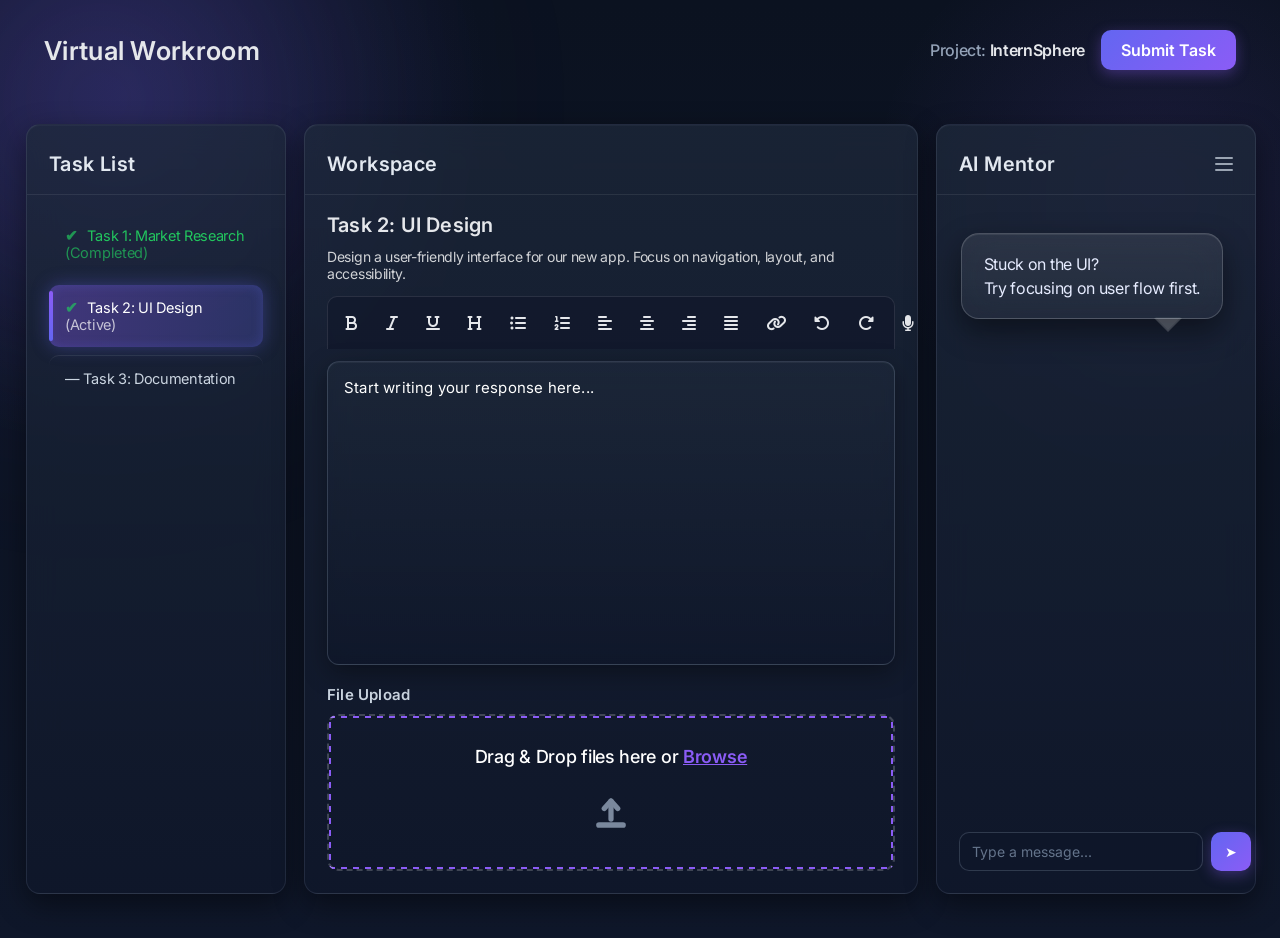
<file: virtualworkroom.html>
<!DOCTYPE html>
<html lang="en">
<head>
  <meta charset="UTF-8" />
  <meta name="viewport" content="width=device-width, initial-scale=1.0"/>
  <title>Virtual Workroom</title>
  <link href="https://fonts.googleapis.com/css2?family=Inter:wght@400;500;600&display=swap" rel="stylesheet">
  <link rel="stylesheet" href="https://cdnjs.cloudflare.com/ajax/libs/font-awesome/6.5.0/css/all.min.css">
  <link rel="stylesheet" href="css/virtualworkroom.css"/>
  <link href="https://fonts.googleapis.com/css2?family=Inter:wght@400;500;600;700&display=swap" rel="stylesheet">
</head>
<body>

<header class="topbar">
  <h1>Virtual Workroom</h1>
  <div class="project-info">
    <span class="project-label">Project:</span><span class="project-name">InternSphere</span>
    <button class="submit-btn">Submit Task</button>
  </div>
</header>

<div class="layout">

  <!-- LEFT PANEL -->
  <aside class="task-list">
    <h3>Task List</h3>
    <ul>
      <li class="completed">
        <span class="check">✔</span> Task 1: Market Research <span>(Completed)</span>
      </li>
    
      <li class="active">
        <span class="check">✔</span> Task 2: UI Design <span>(Active)</span>
      </li>
    
      <li>
        — Task 3: Documentation
      </li>
    </ul>
  </aside>

  <!-- CENTER PANEL -->
  <main class="workspace">

    <div class="workspace-header">
      <h3>Workspace</h3>
    </div>
    
    <div class="workspace-title">
      <h2>Task 2: UI Design</h2>
    </div>
    <p class="task-desc">
      Design a user-friendly interface for our new app. Focus on navigation, layout, and accessibility.
    </p>

    <div class="editor-toolbar">

      <!-- Text formatting -->
      <button><i class="fa-solid fa-bold"></i></button>
      <button><i class="fa-solid fa-italic"></i></button>
      <button><i class="fa-solid fa-underline"></i></button>
      <button><i class="fa-solid fa-heading"></i></button>
    
      <!-- Lists -->
      <button><i class="fa-solid fa-list-ul"></i></button>
      <button><i class="fa-solid fa-list-ol"></i></button>
    
      <!-- Alignment -->
      <button><i class="fa-solid fa-align-left"></i></button>
      <button><i class="fa-solid fa-align-center"></i></button>
      <button><i class="fa-solid fa-align-right"></i></button>
      <button><i class="fa-solid fa-align-justify"></i></button>
    
      <!-- Extra useful icons (without image) -->
      <button><i class="fa-solid fa-link"></i></button>
      <button><i class="fa-solid fa-rotate-left"></i></button>
      <button><i class="fa-solid fa-rotate-right"></i></button>
    
      <!-- Microphone -->
      <button><i class="fa-solid fa-microphone"></i></button>
    
    </div>
    <textarea placeholder="Start writing your response here..."></textarea>

    <div class="upload-section">
      <h4>File Upload</h4>
    
      <div class="upload-box" onclick="document.getElementById('fileInput').click()">
    
        <input type="file" id="fileInput" hidden>
    
        <div class="upload-text">
          Drag & Drop files here or 
          <span class="browse">Browse</span>
        </div>
    
      
        <div class="upload-icon">
          <svg viewBox="0 0 24 24" class="upload-svg" fill="none">
            
            <!-- Arrow shaft -->
            <path d="M12 16V4"
              stroke="currentColor"
              stroke-width="3.5"
              stroke-linecap="round"/>
        
            <!-- Arrow head -->
            <path d="M7.5 9L12 4L16.5 9"
              stroke="currentColor"
              stroke-width="3.5"
              stroke-linecap="round"
              stroke-linejoin="round"/>
        
            <!-- Bottom tray -->
            <path d="M4 20H20"
              stroke="currentColor"
              stroke-width="3.8"
              stroke-linecap="round"/>
              
          </svg>
        </div>
      
      </div>
    </div>
  </main>

    <!-- RIGHT PANEL -->
    <aside class="ai-mentor">
    
      <div class="ai-header">
        <h3>AI Mentor</h3>
        <div class="menu-icon">
          <span></span>
          <span></span>
          <span></span>
        </div>
      </div>
    
      <div class="chat-area">
        <div class="chat-box">
          Stuck on the UI?<br>
          Try focusing on user flow first.
        </div>
      </div>
    
      <div class="chat-input">
        <input type="text" placeholder="Type a message...">
        <button>➤</button>
      </div>
    
    </aside>

</div>

<script type="module" src="js/virtualworkroom.js"></script>
<script src="js/theme.js"></script>
</body>
</html>
</file>
<file: css/virtualworkroom.css>
body.light {
    --card-bg: #ffffff;
    --card-border: rgba(15,23,42,0.08);
  }
  * {
    margin: 0;
    padding: 0;
    box-sizing: border-box;
    font-family: "Inter", sans-serif;
  }
  
  body {
    background:
      radial-gradient(900px circle at 10% 10%, rgba(99,102,241,0.18), transparent 40%),
      radial-gradient(700px circle at 90% 20%, rgba(139,92,246,0.12), transparent 40%),
      linear-gradient(180deg, #0b1220 0%, #0f172a 100%);
      
    color: #e5e7eb;
    padding: 24px;
    min-height: 100vh;
    max-width: 1800px;
  margin: 0 auto;
  overflow-x: hidden;
  font-family: "Inter", sans-serif;
  letter-spacing: -0.3px; 
  -webkit-font-smoothing: antialiased;
  -moz-osx-font-smoothing: grayscale;
  }
  body::before {
    content: "";
    position: fixed;
    top: -200px;
    left: -200px;
    width: 600px;
    height: 600px;
    background: radial-gradient(
      circle,
      rgba(139, 92, 246, 0.25),
      transparent 70%
    );
    filter: blur(120px);
    z-index: -1;
  }
  
  /* Topbar */
  .topbar {
    display: flex;
    justify-content: space-between;
    align-items: center;
  
    margin-bottom: 28px;
    padding: 6px 4px;
    padding-left: 20px;   
  padding-right: 20px;  
  }
  .topbar h1 {
    font-size: 26px;
    font-weight: 600;
    letter-spacing: 0.3px;
    color: #e5e7eb;
  }
  
  .project-info {
    display: flex;
    align-items: center;
    gap: 0px;
  
    font-size: 20px;      
    font-weight: 600;     
    color: #ffffff;      
  }
  

  .project-info b {
    font-size: inherit;
    font-weight: inherit;
    color: inherit;
  }
 
  .project-label {
    font-size: 16px;     
    font-weight: 500;
    color: #94a3b8;
    margin-right: 4px; 
  }
  
  .project-name {
    font-size: 16px;     
    font-weight: 600;
    color: #e5e7eb;
    margin-right: 16px;
  }
  
  .card,
.kpi {
  background: var(--card-bg);
  border: 1px solid var(--card-border);
}
  
.submit-btn {
    background: linear-gradient(135deg, #6366f1, #8b5cf6);
  
    border: none;
    padding: 10px 20px;
  
    border-radius: 10px;
  
    color: white;
    font-weight: 600;
    font-size: 16px;
  
    cursor: pointer;
  
    box-shadow:
      0 4px 14px rgba(139,92,246,0.35);
  
    transition: all 0.3s ease;
  }
  
  .submit-btn:hover {
    transform: translateY(-2px);
    box-shadow: 0 8px 25px rgba(139, 92, 246, 0.6);
  }
  
  /* Layout */
  .layout {
    width: 100%;
    max-width: 1800px;
    margin: 0 auto;
    padding: 20px 20px 20px 2px;
    flex-direction: column;
    display: grid;
    grid-template-columns: 260px 1fr 300px;
    gap: 18px;
  
    height: calc(100vh - 90px);
  }
  
  /* ALL PANELS  */
  .task-list,
  .workspace,
  .ai-mentor {
    position: relative;
    background: linear-gradient(145deg, #0f1b2e, #0c1626);
    border-radius: 16px;
    padding: 20px;
    display: flex;
    flex-direction: column;
    padding-top: 18px;
    box-shadow: 0 10px 30px rgba(0, 0, 0, 0.4);
    min-height: 75vh;   
    height: 100%;
    width: 100%;
  }
  
  /* PANEL WIDTHS */
  .task-list {
    width: 260px;
  }
  
  /* PANEL HEADER STYLE  */
  .workspace-header,
.ai-header,
.task-list h3 {
  padding-bottom: 12px;
  margin-bottom: 12px;
  border-bottom: 1px solid rgba(255,255,255,0.08);
}
  .workspace {
    flex: 1;
    display: flex;
    flex-direction: column;
    padding-top: 10px;
    min-width: 300px;
    justify-content: flex-start;  
    padding: 20px;
    min-height: 85vh;
  }
  
  .workspace textarea {
    flex: 1;
    min-height: 250px;
    height: 100%;
  }
  .ai-mentor {
    display: flex;
    flex-direction: column;
    position: relative;
    width: 320px;
  }
  

  .chat-box {
    flex: none;
    margin-top: 15px;
    align-self: flex-end;
    margin-left: auto;
    max-width: 220px;
  }
  
  /* Panels */
  .task-list,
.workspace,
.ai-mentor {
  background: linear-gradient(
    180deg,
    rgba(30,41,59,0.75) 0%,
    rgba(15,23,42,0.85) 100%
    
  );

  padding: 22px;

  border-radius: 14px;

  border: 1px solid rgba(148,163,184,0.15);

  backdrop-filter: blur(16px);

  box-shadow:
    0 10px 30px rgba(0,0,0,0.45),
    inset 0 1px 0 rgba(255,255,255,0.03);
}
  
  /* Task List */
  .task-list h3 {
    font-size: 16px;
    font-weight: 600;
    color: #cbd5e1;
  }
  
  .task-list ul {
    list-style: none;
    margin-top: 18px;
  }
  
  .task-list li {
    padding: 12px 14px;
    margin-bottom: 10px;
  
    border-radius: 10px;
  
    color: #cbd5e1;
  
    font-size: 14px;
  
    transition: all 0.2s ease;
  }
  
  .task-list li span {
    opacity: 0.7;
  }
  
  /* ACTIVE TASK */
  .task-list li.active {
    background: linear-gradient(
      135deg,
      rgba(139,92,246,0.45),
      rgba(99,102,241,0.35)
    );
  
    color: #ffffff;
  
    box-shadow:
      0 4px 14px rgba(139,92,246,0.25);
  }
  
  /* COMPLETED TASK */
  .task-list li.completed {
    color: #22c55e;
  }
  
  /* HOVER EFFECT */
  .task-list li:hover {
    background: rgba(255,255,255,0.04);
  }
  /* Workspace */
  .workspace h2 {
    margin-bottom: 10px;
  }
  
  .task-desc {
    margin-bottom: 15px;
    opacity: 0.8;
  }
  .editor-toolbar {
    display: flex;
    gap: 12px;
    margin-bottom: 12px;
    padding: 10px;
  border: 1px solid rgba(255,255,255,0.1);
  border-bottom: none;
  border-radius: 10px 10px 0 0;
  background: rgba(15, 23, 42, 0.6);
  }
  
  .editor-toolbar button {
    background: rgba(30,41,59,0.6);
  
    border: 1px solid rgba(148,163,184,0.25);
  
    color: #e5e7eb;
  
    padding: 6px 11px;
  
    border-radius: 8px;
  
    font-size: 16px;
  
    cursor: pointer;
  
    transition: all 0.2s ease;
    background: transparent;
    border: none;
    padding: 6px 8px;
    border-radius: 6px;
  
  }
  
  .editor-toolbar button:hover {
    background: rgba(99,102,241,0.25);
    border-color: rgba(99,102,241,0.5);
  }
  textarea {
    width: 100%;
    height: 220px;

    background: linear-gradient(
      180deg,
      rgba(30, 41, 59, 0.65) 0%,
      rgba(15, 23, 42, 0.85) 100%
    );
  
    border: 1px solid rgba(148, 163, 184, 0.25);
  
    color: #e6ecff;
  
    padding: 16px;
    border-radius: 12px;
  
    resize: none;
    margin-bottom: 20px;
    font-size: 15px;
  
    backdrop-filter: blur(12px);
  
    box-shadow:
      inset 0 1px 0 rgba(255,255,255,0.05),
      0 8px 24px rgba(0,0,0,0.35);
  }
  
  textarea::placeholder {
    color: #ffffff;
  opacity: 1; 
  font-weight: 400;
  letter-spacing: 0.2px;
  }
  
  
  .upload-section h4 {
    font-size: 15px;
    font-weight: 600;
    color: #cbd5e1;
    margin-bottom: 10px;
  }
  
  .upload-box {
    
    border-radius: 14px;
    padding: 40px 20px;
    text-align: center;
    display: flex;
    flex-direction: column;
    align-items: center;
    justify-content: center;
    gap: 18px;
    position: relative;
    cursor: pointer;
    transition: all 0.35s ease;
  }
  .upload-box {
    
    background-image: linear-gradient(90deg, #334155 50%, transparent 50%),
                      linear-gradient(90deg, #334155 50%, transparent 50%),
                      linear-gradient(0deg, #334155 50%, transparent 50%),
                      linear-gradient(0deg, #334155 50%, transparent 50%);
    background-repeat: repeat-x, repeat-x, repeat-y, repeat-y;
    background-size: 12px 2px, 12px 2px, 2px 12px, 2px 12px;
    background-position: 0 0, 0 100%, 0 0, 100% 0;
    animation: borderMove 1.2s linear infinite;
    background-image: linear-gradient(90deg, #8b5cf6 50%, transparent 50%),
    linear-gradient(90deg, #8b5cf6 50%, transparent 50%),
    linear-gradient(0deg, #8b5cf6 50%, transparent 50%),
    linear-gradient(0deg, #8b5cf6 50%, transparent 50%);
  }
  
  @keyframes borderMove {
    0% {
      background-position: 0 0, 0 100%, 0 0, 100% 0;
    }
    100% {
      background-position: 12px 0, -12px 100%, 0 12px, 100% -12px;
    }
  }
  
  .upload-box:hover {
    border-color: #8b5cf6;
  box-shadow: 0 0 0 3px rgba(139, 92, 246, 0.15),
                0 0 30px rgba(139, 92, 246, 0.4);
  transform: translateY(-4px);
    background: rgba(30,41,59,0.5);
  }
  
  
  .upload-box span {
    color: #8b5cf6;
    font-weight: 500;
    cursor: pointer;
  }
  .upload-icon {
    display: flex;
    justify-content: center;
    align-items: center;
    margin-bottom: 8px;
    font-size: 28px;  
  font-weight: 800; 
  color: #0f172a;
  margin-top: 5px;
  }
  
  .upload-svg {
    width: 36px;
    height: 36px;
    color: #94a3b8;
    opacity: 0.9;
    transition: all 0.2s ease;
  }
  .upload-box:hover .upload-icon {
    transform: translateY(-3px);
    transition: 0.3s ease;
  }
  
  .upload-box:hover .upload-svg {
    color: #e2e8f0;
    transform: translateY(-2px);
  }
  .upload-box .upload-text {
    color: #ffffff !important;
    font-size: 18px;
    font-weight: 500;
  }
/* Text below arrow */
.upload-text {
  font-size: 19px;
  font-weight: 500;
  color: #ffffff;
  text-align: center;
}
.upload-text .browse {
  color: #8b5cf6;
  font-weight: 600;
  cursor: pointer;
}
.upload-text span {
  color: #8b5cf6;
  font-weight: 600;
  cursor: pointer;
}

/* Underline Browse */
.browse {
  color: #6ea8ff;
  text-decoration: underline;
  cursor: pointer;
} 

  /* STRONG override */
 
  .chat-input {
    display: flex;
    gap: 6px;
    margin-top: auto;
  }
  
  .chat-input input {
    flex: 1;
  
    background: rgba(15,23,42,0.6);
  
    border: 1px solid rgba(148,163,184,0.25);
  
    color: #e5e7eb;
  
    padding: 10px 12px;
  
    border-radius: 10px;
  
    outline: none;
  
    font-size: 14px;
  }
  
  .chat-input input::placeholder {
    color: #64748b;
  }
  
  .chat-input button {
    background: linear-gradient(135deg, #6366f1, #8b5cf6);
  
    border: none;
  
    padding: 0 14px;
  
    border-radius: 10px;
  
    color: white;
  
    font-size: 14px;
  
    cursor: pointer;
  
    box-shadow:
      0 4px 14px rgba(139,92,246,0.35);
  
    transition: all 0.2s ease;
  }
  
  .chat-input button:hover {
    transform: translateY(-1px);
  }
  .chat-area {
    flex: 1;
    display: flex;
    flex-direction: column;
  }
  /* DARK MODE (default) */
body:not(.light) .card,
body:not(.light) .kpi {
  background: #1e293b;   
  border: 1px solid rgba(255,255,255,0.08);
  box-shadow: 0 10px 30px rgba(0,0,0,0.4);
  color: #ffffff;
}

/* LIGHT MODE */
body.light .card,
body.light .kpi {
  background: #ffffff;
  border: 1px solid rgba(15,23,42,0.08);
  box-shadow: 0 10px 30px rgba(0,0,0,0.05);
  color: #000000;
}
.workspace h2 {
    font-size: 20px;
    font-weight: 600;
    color: #e5e7eb;
    margin-bottom: 6px;
  }
  
  .task-desc {
    font-size: 14px;
    color: #ffffff;  
    margin-bottom: 14px;
  }
  .ai-mentor h3 {
    font-size: 16px;
    font-weight: 600;
    color: #cbd5e1;
    margin-bottom: 14px;
  }
  .task-list,
.workspace,
.ai-mentor {
  min-height: 520px;
}
  
  .upload-section {
    margin-top: auto;
  }
  button,
input,
textarea,
.upload-box,
.task-list li {
  transition: all 0.2s ease;
}
h1, h2, h3, h4 {
    font-weight: 600;
    letter-spacing: 0.2px;
  }
  .main-layout {
    display: flex;
    gap: 20px;
    align-items: stretch;
  }
  .task-list,
  .workspace,
  .ai-mentor {
    display: flex;
    flex-direction: column;
  }
  
  .upload-icon {
    margin-top: 8px;
    display: flex;
    justify-content: center;
    opacity: 0.9;
  }
  .workspace-header {
    font-size: 28px;
    font-weight: 600;
    margin-bottom: 15px;
    color: #cfd8ff;
  }
  .workspace-title {
    font-size: 20px;
    font-weight: 600;
    margin-bottom: 5px;
    border-bottom: none !important;
  }
  .workspace-title h2 {
    border-bottom: none !important;
  }
  .title-line {
    
    border-radius: 2px;
    margin-bottom: 15px;
  }

  .ai-header {
    display: flex;
    justify-content: space-between;
    align-items: center;
  }
  
  .menu-icon {
    display: flex;
    flex-direction: column;
    gap: 4px;
    cursor: pointer;
  }
  
  .menu-icon span {
    width: 18px;
    height: 2px;
    background: #9aa4b2;
    border-radius: 2px;
  }
  .upload-box {
    border: 2px dashed rgba(255,255,255,0.2);
    border-radius: 12px;
    padding: 30px;
    text-align: center;
    display: flex;
    flex-direction: column;
    justify-content: center;
    align-items: center;
    gap: 10px;
  }
  .upload-text {
    font-size: 14px;
    color: #94a3b8;
    margin-bottom: 10px;

  }
  .browse {
    color: #6366f1;
    text-decoration: underline;
    cursor: pointer;
  }
  .task-list,
.workspace,
.ai-mentor {
  position: relative;
  display: flex;
  flex-direction: column;
  
}



.chat-input {
  margin-top: auto;
  display: flex;
  gap: 8px;
  padding-top: 12px;
}


.title-line {
  display: none;
}

.chat-box {
  position: relative;
  align-self: flex-end;
  margin-top: 20px;
  margin-right: 10px;

  background: linear-gradient(
    180deg,
    rgba(255,255,255,0.08) 0%,
    rgba(255,255,255,0.04) 100%
  );

  border: 1px solid rgba(255,255,255,0.18);
  border-radius: 18px;

  padding: 18px 22px;
  max-width: 300px;

  color: #e6ecff;
  font-size: 16px;
  line-height: 1.5;

  backdrop-filter: blur(18px);

  box-shadow:
    0 12px 30px rgba(0,0,0,0.45),
    inset 0 1px 0 rgba(255,255,255,0.08);
}

/* Outer border triangle */
.chat-box::before {
  content: "";
  position: absolute;
  bottom: -14px;
  right: 40px;

  width: 0;
  height: 0;

  border-left: 14px solid transparent;
  border-right: 14px solid transparent;
  border-top: 14px solid rgba(255,255,255,0.18);
}

/* Inner fill triangle */
.chat-box::after {
  content: "";
  position: absolute;
  bottom: -12px;
  right: 41px;

  width: 0;
  height: 0;

  border-left: 13px solid transparent;
  border-right: 13px solid transparent;
  border-top: 13px solid rgba(255,255,255,0.06);
}
.title-line {
  display: none !important;
  height: 0 !important;
  border: none !important;
}


.task-list h3,
.workspace-header,
.ai-header {
  font-size: 16px;
  font-weight: 600;
  color: #cbd5e1;

  padding-bottom: 12px;
  margin-bottom: 16px;

  border-bottom: 1px solid rgba(255,255,255,0.08);
}


.workspace {
  padding-top: 22px !important;
}


.workspace-header {
  font-size: 16px !important;
  margin-top: 0 !important;
}


.task-list,
.workspace,
.ai-mentor {
  margin-top: 0 !important;
  align-self: stretch;
}


.task-list h3,
.workspace-header,
.ai-header {
  position: relative;
  padding-bottom: 14px;
  margin-bottom: 18px;
  border-bottom: none; 
}


.task-list h3::after,
.workspace-header::after,
.ai-header::after {
  content: "";
  position: absolute;
  left: -22px;     
  right: -22px;    
  bottom: 0;

  height: 1px;
  background: rgba(255,255,255,0.08);
}


.task-list h3,
.workspace-header,
.ai-header {
  display: flex;
  align-items: center;
  justify-content: space-between;

  height: 48px;             
  padding: 0 0 14px 0;
  margin: 0 0 18px 0;

  position: relative;
  border-bottom: none;
}

/* full width aligned line */
.task-list h3::after,
.workspace-header::after,
.ai-header::after {
  content: "";
  position: absolute;
  left: -22px;
  right: -22px;
  bottom: 0;

  height: 1px;
  background: rgba(255,255,255,0.08);
}



.task-list h3,
.workspace-header h3,
.ai-header h3 {
  font-size: 20px;     
  font-weight: 600;
  color: #e2e8f0;
  letter-spacing: 0.4px;
  margin: 0;
}


.workspace-header,
.ai-header {
  display: flex;
  align-items: center;
  justify-content: space-between;
}
.workspace:hover,
.ai-mentor:hover {
  transform: translateY(-2px);
  transition: 0.3s ease;
}

.task-list h3 {
  display: flex;
  align-items: center;
}
/* RESET */
.task-list ul {
  list-style: none;
  margin: 18px 0 0 0;
  padding: 0;
}

/* ALL TASK ITEMS */
.task-list li {
  position: relative;
  padding: 14px 16px;
  font-size: 14.5px;
  color: #cbd5e1;

 
  border-top: 1px solid rgba(255,255,255,0.08);
}


.task-list li:first-child {
  border-top: none;
}


.task-list li.completed {
  color: #22c55e;
}

/* ACTIVE TASK */
.task-list li.active {
  color: #ffffff;

  background: linear-gradient(
    90deg,
    rgba(139,92,246,0.35) 0%,
    rgba(99,102,241,0.25) 100%
  );

  border-radius: 10px;
  margin: 8px 0;

  box-shadow:
    0 0 18px rgba(99,102,241,0.35),
    inset 0 0 12px rgba(99,102,241,0.25);

  border-top: none;
}


.task-list li.active::before {
  content: "";
  position: absolute;
  left: 0;
  top: 6px;
  bottom: 6px;
  width: 4px;

  background: linear-gradient(
    180deg,
    #8b5cf6,
    #6366f1
  );

  border-radius: 4px;
}

.task-list .check {
  color: #22c55e; 
  font-weight: 600;
  margin-right: 6px;
}


.task-list li.active {
  color: #ffffff;
}


.task-list li.completed {
  color: #22c55e;
}
.task.active {
  box-shadow: 0 0 15px rgba(167, 139, 250, 0.4);
}
.panel {
  background: rgba(15, 23, 42, 0.55);
  backdrop-filter: blur(22px);
  -webkit-backdrop-filter: blur(22px);

  border: 1px solid rgba(255, 255, 255, 0.06);
  border-radius: 20px;

  box-shadow:
    0 20px 50px rgba(0, 0, 0, 0.5),
    inset 0 1px 0 rgba(255, 255, 255, 0.04);

  transition: all 0.3s ease;
}
.panel:hover {
  transform: translateY(-4px);
  box-shadow: 
    0 12px 40px rgba(0, 0, 0, 0.5),
    0 0 25px rgba(139, 92, 246, 0.15);
}
@keyframes fadeUp {
  to {
    opacity: 1;
    transform: translateY(0);
  }
}
h1 {
  font-size: 28px;
  font-weight: 600;
}

h2 {
  font-size: 20px;
  font-weight: 600;
}

p {
  font-size: 15px;
  color: #cbd5e1;
}
</file>
